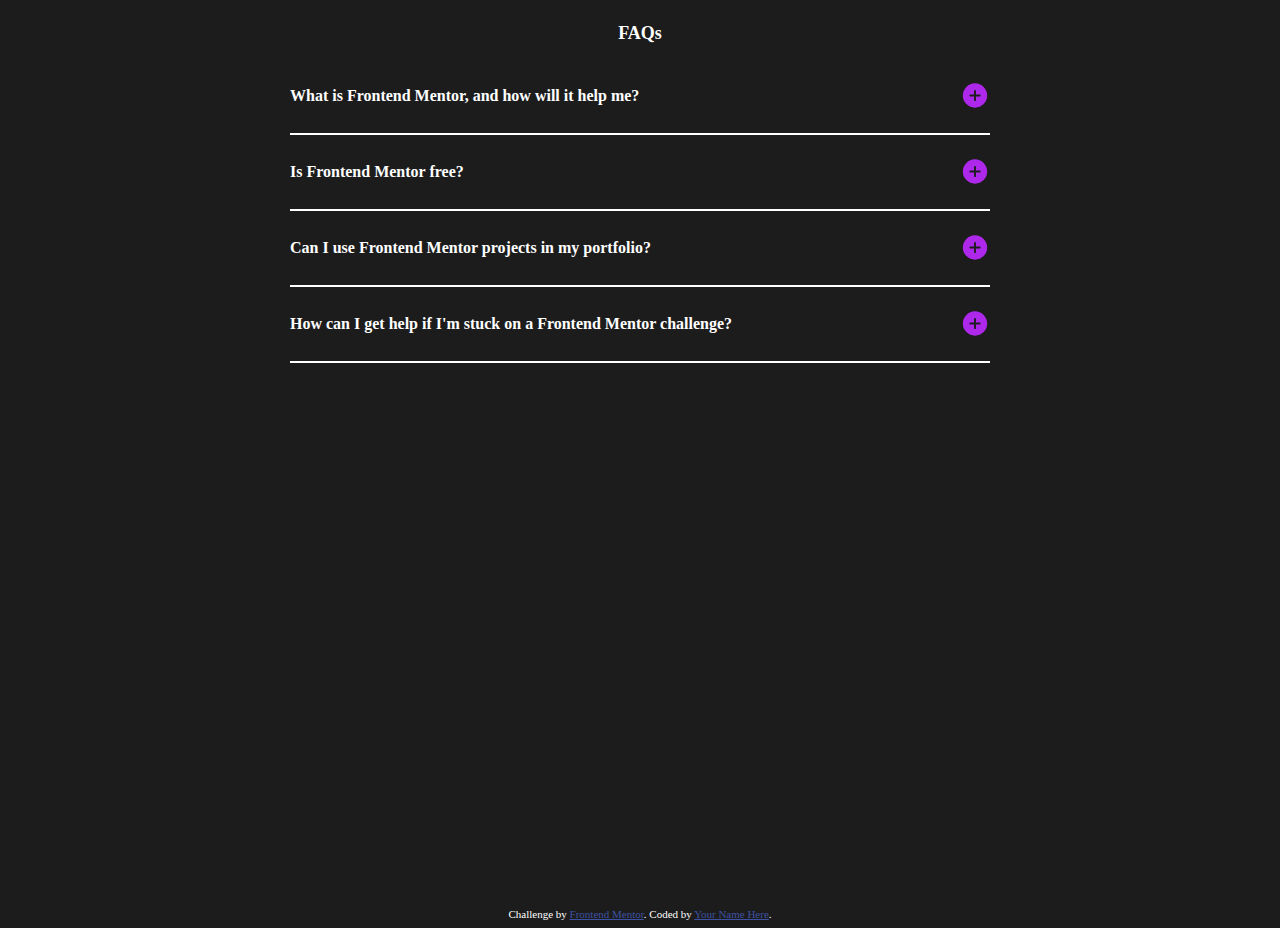
<file: faq-accordion-main/index.html>
<!DOCTYPE html>
<html lang="en">
  <head>
    <meta charset="UTF-8" />
    <meta name="viewport" content="width=device-width, initial-scale=1.0" />
    <!-- displays site properly based on user's device -->

    <link
      rel="icon"
      type="image/png"
      sizes="32x32"
      href="./assets/images/favicon-32x32.png"
    />
    <link rel="stylesheet" href="./style.css" />
    <title>Frontend Mentor | FAQ accordion</title>

    <!-- Feel free to remove these styles or customise in your own stylesheet 👍 -->
    <style>
      .attribution {
        font-size: 11px;
        text-align: center;
      }
      .attribution a {
        color: hsl(228, 45%, 44%);
      }
    </style>
  </head>
  <body>
    <section>
      <h2 class="title">FAQs</h2>
      <div class="faq">
        <div class="question">
          <h3>What is Frontend Mentor, and how will it help me?</h3>
          <svg
            xmlns="http://www.w3.org/2000/svg"
            width="30"
            height="31"
            fill="none"
            viewBox="0 0 30 31"
          >
            <path
              fill="#AD28EB"
              d="M15 3.313A12.187 12.187 0 1 0 27.188 15.5 12.203 12.203 0 0 0 15 3.312Zm4.688 13.124h-3.75v3.75a.938.938 0 0 1-1.876 0v-3.75h-3.75a.938.938 0 0 1 0-1.875h3.75v-3.75a.938.938 0 0 1 1.876 0v3.75h3.75a.938.938 0 0 1 0 1.876Z"
            />
          </svg>
        </div>
        <div class="answer">
          <p>
            Frontend Mentor offers realistic coding challenges to help
            developers improve their frontend coding skills with projects in
            HTML, CSS, and JavaScript. It's suitable for all levels and ideal
            for portfolio building.
          </p>
        </div>
      </div>

      <div class="faq">
        <div class="question">
          <h3>Is Frontend Mentor free?</h3>
          <svg
            xmlns="http://www.w3.org/2000/svg"
            width="30"
            height="31"
            fill="none"
            viewBox="0 0 30 31"
          >
            <path
              fill="#AD28EB"
              d="M15 3.313A12.187 12.187 0 1 0 27.188 15.5 12.203 12.203 0 0 0 15 3.312Zm4.688 13.124h-3.75v3.75a.938.938 0 0 1-1.876 0v-3.75h-3.75a.938.938 0 0 1 0-1.875h3.75v-3.75a.938.938 0 0 1 1.876 0v3.75h3.75a.938.938 0 0 1 0 1.876Z"
            />
          </svg>
        </div>
        <div class="answer">
          <p>
            Yes, Frontend Mentor offers both free and premium coding challenges,
            with the free option providing access to a range of projects
            suitable for all skill levels.
          </p>
        </div>
      </div>

      <div class="faq">
        <div class="question">
          <h3>Can I use Frontend Mentor projects in my portfolio?</h3>
          <svg
            xmlns="http://www.w3.org/2000/svg"
            width="30"
            height="31"
            fill="none"
            viewBox="0 0 30 31"
          >
            <path
              fill="#AD28EB"
              d="M15 3.313A12.187 12.187 0 1 0 27.188 15.5 12.203 12.203 0 0 0 15 3.312Zm4.688 13.124h-3.75v3.75a.938.938 0 0 1-1.876 0v-3.75h-3.75a.938.938 0 0 1 0-1.875h3.75v-3.75a.938.938 0 0 1 1.876 0v3.75h3.75a.938.938 0 0 1 0 1.876Z"
            />
          </svg>
        </div>
        <div class="answer">
          <p>
            Yes, you can use projects completed on Frontend Mentor in your
            portfolio. It's an excellent way to showcase your skills to
            potential employers!
          </p>
        </div>
      </div>

      <div class="faq">
        <div class="question">
          <h3>
            How can I get help if I'm stuck on a Frontend Mentor challenge?
          </h3>
          <svg
            xmlns="http://www.w3.org/2000/svg"
            width="30"
            height="31"
            fill="none"
            viewBox="0 0 30 31"
          >
            <path
              fill="#AD28EB"
              d="M15 3.313A12.187 12.187 0 1 0 27.188 15.5 12.203 12.203 0 0 0 15 3.312Zm4.688 13.124h-3.75v3.75a.938.938 0 0 1-1.876 0v-3.75h-3.75a.938.938 0 0 1 0-1.875h3.75v-3.75a.938.938 0 0 1 1.876 0v3.75h3.75a.938.938 0 0 1 0 1.876Z"
            />
          </svg>
        </div>
        <div class="answer">
          <p>
            The best place to get help is inside Frontend Mentor's Discord
            community. There's a help channel where you can ask questions and
            seek support from other community members.
          </p>
        </div>
      </div>
    </section>

    <div class="attribution">
      Challenge by
      <a href="https://www.frontendmentor.io?ref=challenge" target="_blank"
        >Frontend Mentor</a
      >. Coded by <a href="#">Your Name Here</a>.
    </div>
    <script src="./app.js"></script>
  </body>
</html>
</file>
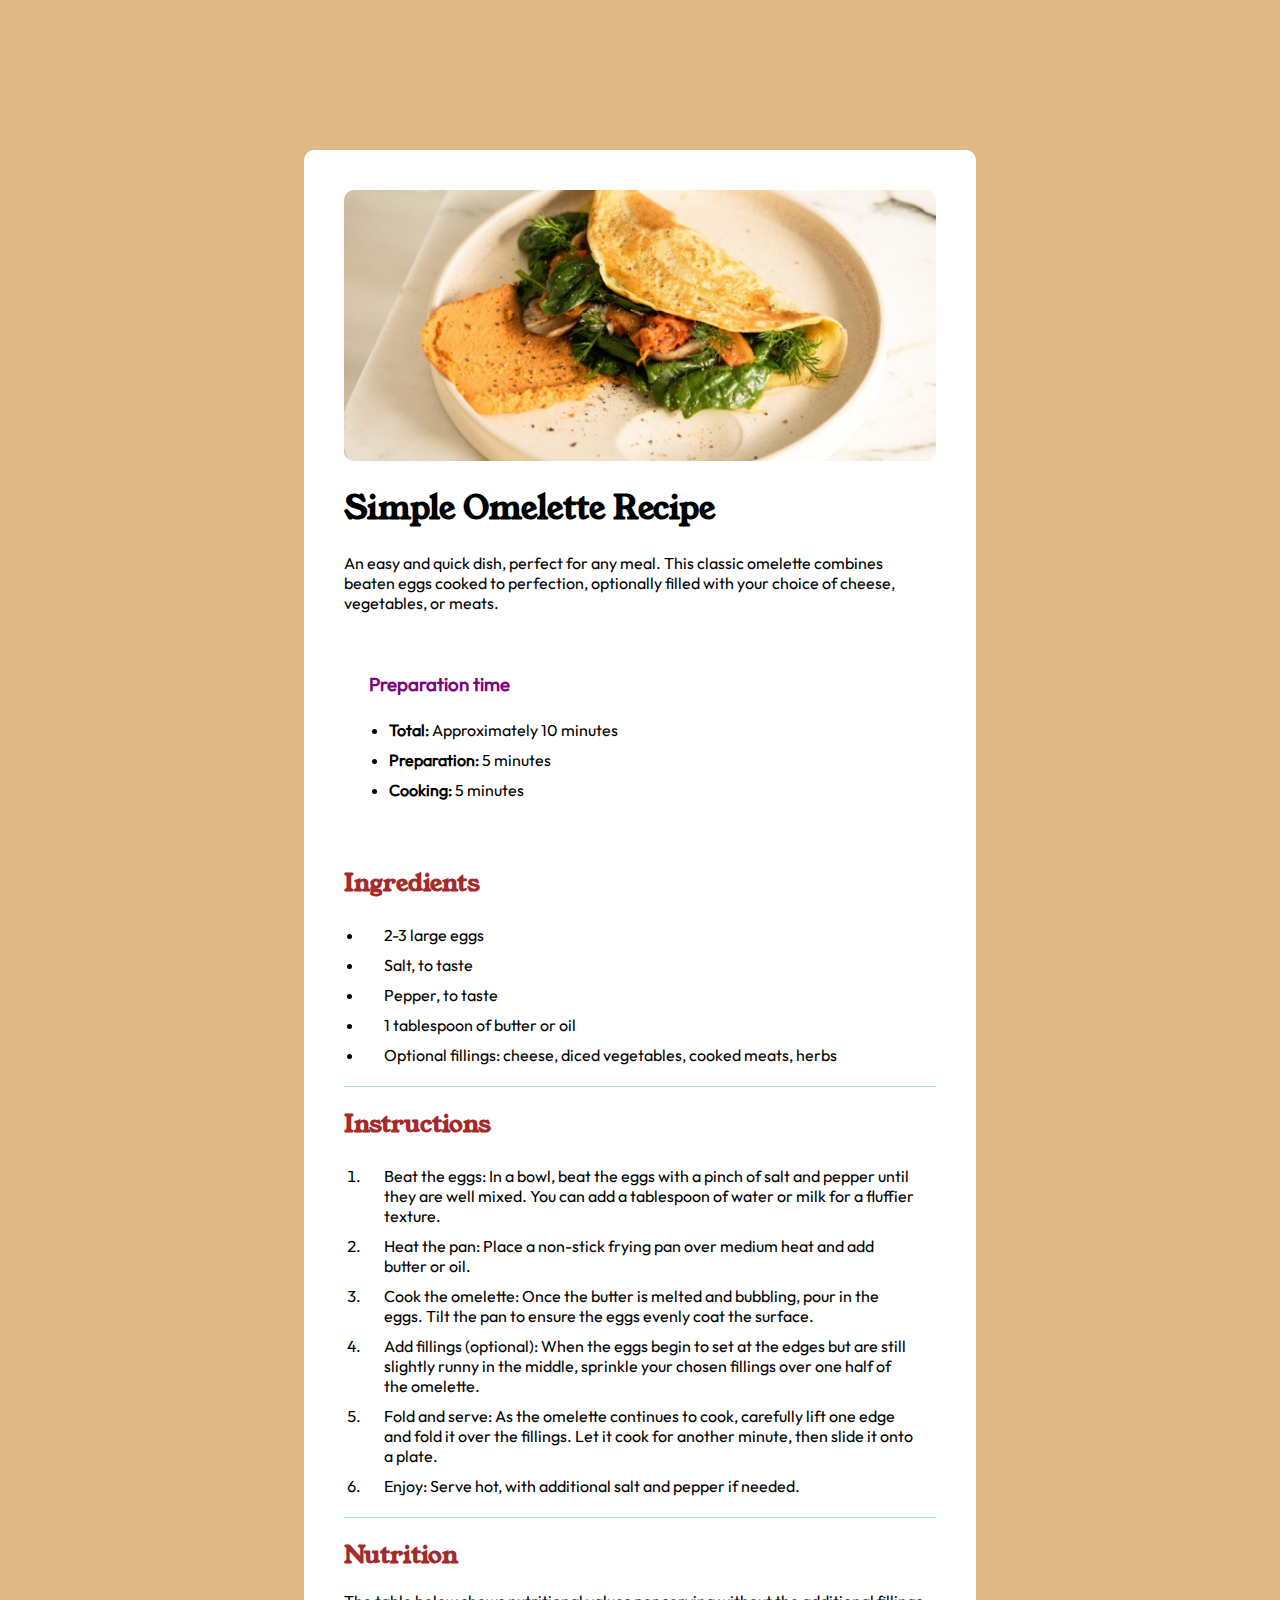
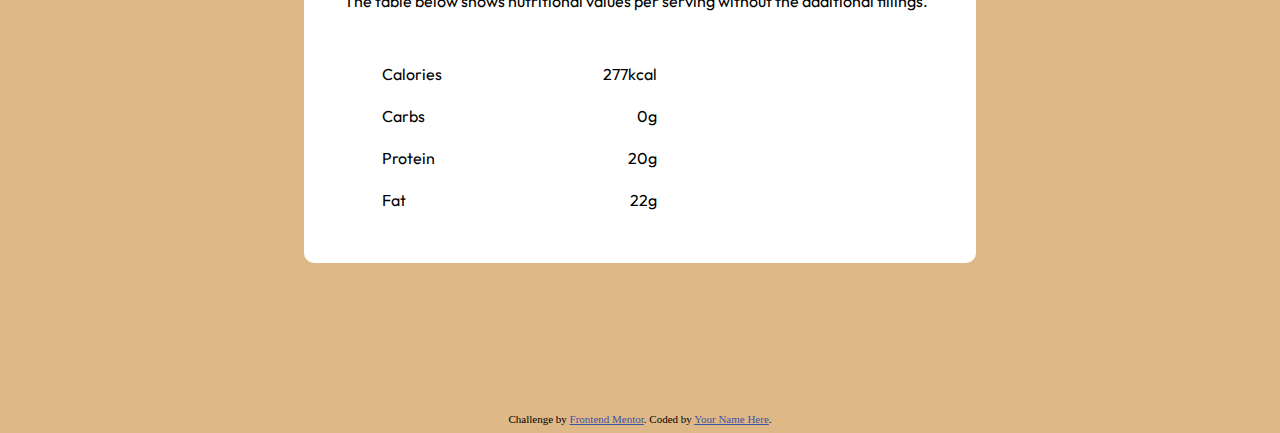
<file: RecipePage/recipe-page-main/recipe-page-main/index.html>
<!DOCTYPE html>
<html lang="en">
  <head>
    <meta charset="UTF-8" />
    <meta name="viewport" content="width=device-width, initial-scale=1.0" />
    <!-- displays site properly based on user's device -->

    <link
      rel="icon"
      type="image/png"
      sizes="32x32"
      href="./assets/images/favicon-32x32.png"
    />

    <title>Frontend Mentor | Recipe page</title>

    <!-- Feel free to remove these styles or customise in your own stylesheet 👍 -->
    <style>
      body {
        background-color: burlywood;
      }
      @font-face {
        font-family: "Outfit";
        src: url("./assets/fonts/outfit/static/Outfit-Regular.ttf"),
          url("assets/fonts/outfit/static/Outfit-Thin.ttf");
      }
      @font-face {
        font-family: "Young-Serif";
        src: url("./assets/fonts/young-serif/YoungSerif-Regular.ttf");
      }
      .wrapper {
        display: grid;
        grid-template-columns: repeat(auto-fit, minmax(300px, 1fr));
        grid-gap: 20px;
        padding: 20px;
        background-color: white;
        border-radius: 10px;
        width: 50%;
        height: 50%;
        margin: 150px auto;
      }
      .container {
        padding: 20px;
        background-color: white;
        font-family: "Outfit", sans-serif;
        height: fit-content;
      }
      .omletteImg {
        width: 100%;
        height: 30%;
        object-fit: cover;
        border-radius: 10px;
      }
      h1 {
        font-family: "Young-Serif", serif;
      }
      ul,
      ol {
        padding-inline-start: 20px;
      }
      li {
        padding: 5px 20px;
      }

      .prepTime {
        padding: 25px;

        h3 {
          color: purple;
        }
        li {
          font-weight: bold;
          padding: 5px 0;
          p {
            font-weight: 400;
            display: inline;
          }
        }
      }

      h2 {
        font-family: "Young-Serif", serif;
        font-weight: 400;
        color: brown;
        font-weight: 700;
      }
      hr {
        border: none;
        border-bottom: 0.25px solid lightblue;
      }
      table {
        /* border-collapse: collapse; */
        width: 55%;
        padding-left: 25px;
      }

      tr {
        display: flex;
        justify-content: space-between;
        padding: 10px;
      }

      .attribution {
        font-size: 11px;
        text-align: center;
      }
      .attribution a {
        color: hsl(228, 45%, 44%);
      }
    </style>
  </head>
  <body>
    <div class="wrapper">
      <div class="container">
        <img
          class="omletteImg"
          src="./assets/images/image-omelette.jpeg"
          alt="omlette"
        />
        <h1>Simple Omelette Recipe</h1>

        <p>
          An easy and quick dish, perfect for any meal. This classic omelette
          combines beaten eggs cooked to perfection, optionally filled with your
          choice of cheese, vegetables, or meats.
        </p>
        <div class="prepTime">
          <h3>Preparation time</h3>
          <ul>
            <li>
              Total:
              <p>Approximately 10 minutes</p>
            </li>
            <li>
              Preparation:
              <p>5 minutes</p>
            </li>
            <li>
              Cooking:
              <p>5 minutes</p>
            </li>
          </ul>
        </div>

        <h2>Ingredients</h2>
        <ul>
          <li>2-3 large eggs</li>
          <li>Salt, to taste</li>
          <li>Pepper, to taste</li>
          <li>1 tablespoon of butter or oil</li>
          <li>
            Optional fillings: cheese, diced vegetables, cooked meats, herbs
          </li>
        </ul>
        <hr />
        <h2>Instructions</h2>
        <ol>
          <li>
            Beat the eggs: In a bowl, beat the eggs with a pinch of salt and
            pepper until they are well mixed. You can add a tablespoon of water
            or milk for a fluffier texture.
          </li>
          <li>
            Heat the pan: Place a non-stick frying pan over medium heat and add
            butter or oil.
          </li>
          <li>
            Cook the omelette: Once the butter is melted and bubbling, pour in
            the eggs. Tilt the pan to ensure the eggs evenly coat the surface.
          </li>
          <li>
            Add fillings (optional): When the eggs begin to set at the edges but
            are still slightly runny in the middle, sprinkle your chosen
            fillings over one half of the omelette.
          </li>
          <li>
            Fold and serve: As the omelette continues to cook, carefully lift
            one edge and fold it over the fillings. Let it cook for another
            minute, then slide it onto a plate.
          </li>
          <li>Enjoy: Serve hot, with additional salt and pepper if needed.</li>
        </ol>
        <hr />
        <h2>Nutrition</h2>
        <p>
          The table below shows nutritional values per serving without the
          additional fillings.
        </p>
        <table>
          <thead>
            <tr>
              <th></th>
              <th></th>
            </tr>
          </thead>
          <tbody>
            <tr>
              <td>Calories</td>
              <td>277kcal</td>
            </tr>
            <tr>
              <td>Carbs</td>
              <td>0g</td>
            </tr>
            <tr>
              <td>Protein</td>
              <td>20g</td>
            </tr>
            <tr>
              <td>Fat</td>
              <td>22g</td>
            </tr>
          </tbody>
        </table>
      </div>
    </div>

    <div class="attribution">
      Challenge by
      <a href="https://www.frontendmentor.io?ref=challenge" target="_blank"
        >Frontend Mentor</a
      >. Coded by <a href="#">Your Name Here</a>.
    </div>
  </body>
</html>
</file>
<file: faq-accordion-main/style.css>
body {
  background: #1c1c1c;
  color: #fff;
}

section {
  min-height: 100vh;
  width: 80%;
  margin: 0 auto;
  display: flex;
  flex-direction: column;
  align-items: center;
}

.title {
  font-size: large;
}

.faq {
  max-width: 700px;
  margin-top: 12px;
  padding-bottom: 12px;
  border-bottom: 2px solid #fff;
  cursor: pointer;
}

.question {
  display: flex;
  justify-content: space-between;
  align-items: center;
}

.question h3 {
  font-size: 16px;
}

.answer {
  max-height: 0;
  overflow: hidden;
  transition: max-height 1.4s ease;
}

.faq.active .answer {
  max-height: 300px;
}

.faq.active svg {
}
</file>
